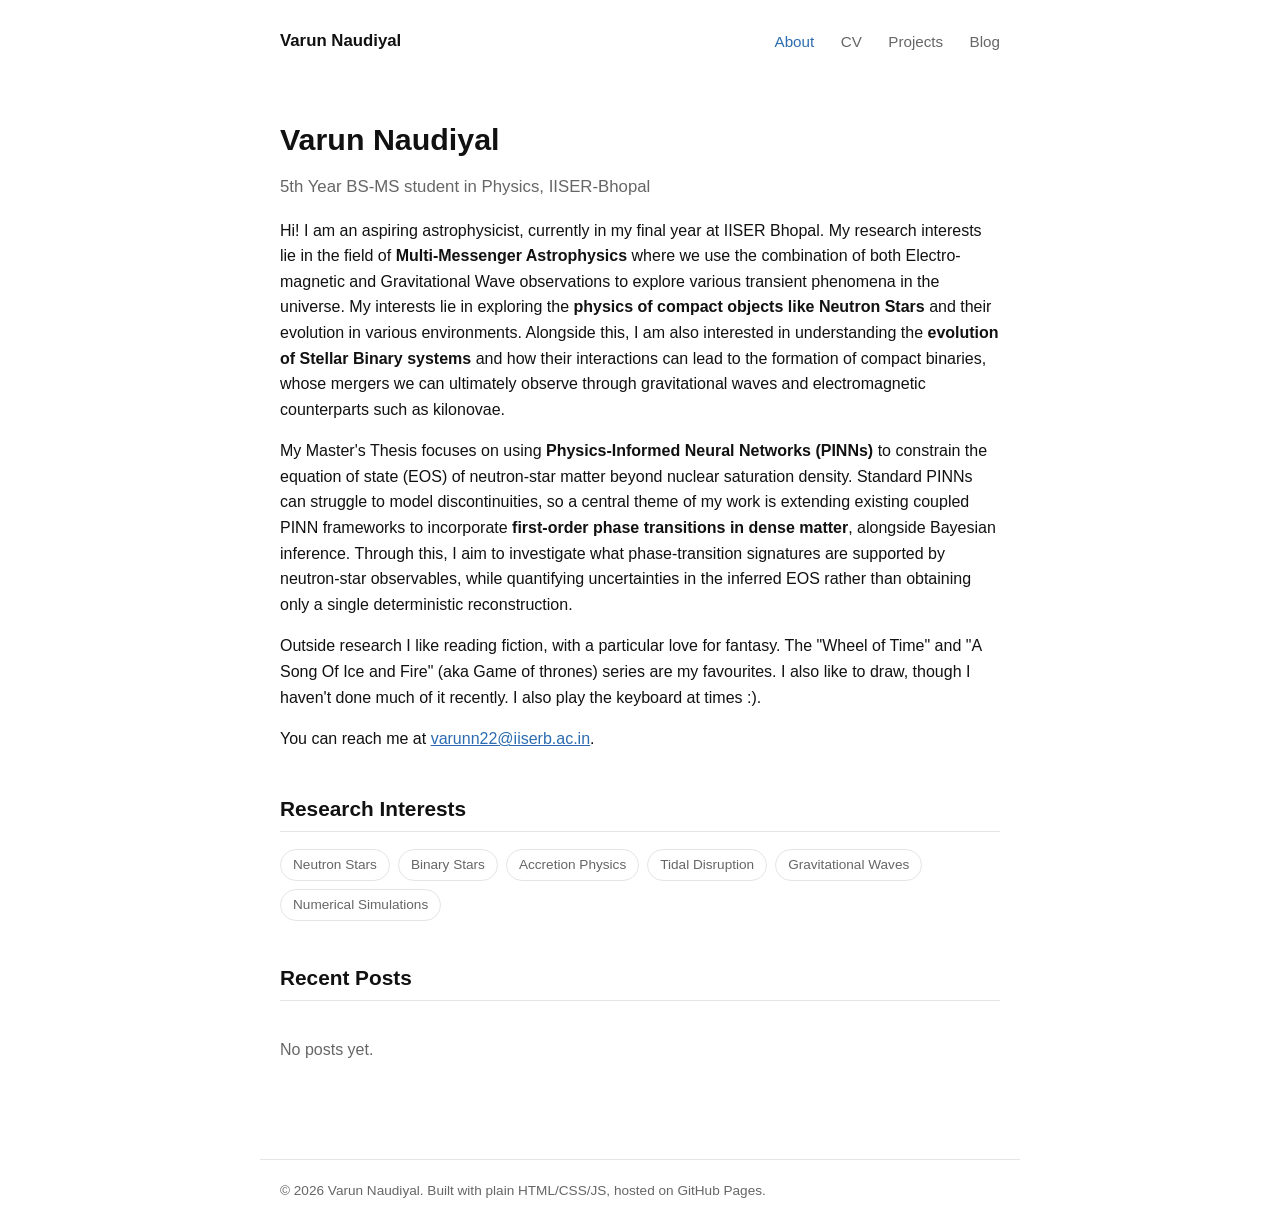
<file: index.html>
<!DOCTYPE html>
<html lang="en">
<head>
<meta charset="UTF-8">
<meta name="viewport" content="width=device-width, initial-scale=1.0">
<title>Varun Naudiyal — Researcher</title>
<link rel="stylesheet" href="assets/style.css">
</head>
<body>

<nav>
  <a href="index.html" class="brand">Varun Naudiyal</a>
  <div class="links">
    <a href="index.html" class="active">About</a>
    <a href="cv.html">CV</a>
    <a href="projects.html">Projects</a>
    <a href="blog.html">Blog</a>
  </div>
</nav>

<main>
  <h1>Varun Naudiyal</h1>
  <p class="tagline">5th Year BS-MS student in Physics, IISER-Bhopal</p>

  <p>
    Hi! I am an aspiring astrophysicist, currently in my final year at IISER Bhopal. My research interests lie in the field of <b>Multi-Messenger Astrophysics</b> where we use the combination of both Electro- magnetic and Gravitational Wave observations to explore various transient phenomena in the universe. My interests lie in exploring the <b>physics of compact objects like Neutron Stars</b> and their evolution in various environments. Alongside this, I am also interested in understanding the <b>evolution of Stellar Binary systems</b> and how their interactions can lead to the formation of compact binaries, whose mergers we can ultimately observe through gravitational waves and electromagnetic counterparts such as kilonovae.
  <p>  
    My Master's Thesis focuses on using <b>Physics-Informed Neural Networks (PINNs)</b> to constrain the equation of state (EOS) of neutron-star matter beyond nuclear saturation density. Standard PINNs can struggle to model discontinuities, so a central theme of my work is extending existing coupled PINN frameworks to incorporate <b>first-order phase transitions in dense matter</b>, alongside Bayesian inference. Through this, I aim to investigate what phase-transition signatures are supported by neutron-star observables, while quantifying uncertainties in the inferred EOS rather than obtaining only a single deterministic reconstruction.
  </p>
  
  <p>
    Outside research I like reading fiction, with a particular love for fantasy. The "Wheel of Time" and "A Song Of Ice and Fire" (aka Game of thrones) series are my favourites. I also like to draw, though I haven't done much of it recently. I also play the keyboard at times :). 
  </p>
  
  <p>
  You can reach me at <a href="mailto:varunn2@iiserb.ac.in">varunn22@iiserb.ac.in</a>.
  </p>

  <h2>Research Interests</h2>
  <div class="pill-row">
    <span class="pill">Neutron Stars</span>
    <span class="pill">Binary Stars</span>
    <span class="pill">Accretion Physics</span>
    <span class="pill">Tidal Disruption</span>
    <span class="pill">Gravitational Waves</span>
    <span class="pill">Numerical Simulations</span>
  </div>

  <p>
  </p>

  <h2>Recent Posts</h2>
  <div class="card-list" id="recent-posts">
    <!-- filled by JS from posts-index.json -->
  </div>
</main>

<footer>
  © <span id="year"></span> Varun Naudiyal. Built with plain HTML/CSS/JS, hosted on GitHub Pages.
</footer>

<script>
  document.getElementById('year').textContent = new Date().getFullYear();

  fetch('posts-index.json')
    .then(r => r.json())
    .then(posts => {
      const sorted = posts.sort((a, b) => new Date(b.date) - new Date(a.date)).slice(0, 3);
      const container = document.getElementById('recent-posts');
      if (sorted.length === 0) {
        container.innerHTML = '<p style="color:var(--muted)">No posts yet.</p>';
        return;
      }
      container.innerHTML = sorted.map(p => `
        <div class="card">
          <div class="meta">${p.date}</div>
          <h3><a href="post.html?slug=${p.slug}">${p.title}</a></h3>
          <p>${p.summary || ''}</p>
        </div>
      `).join('');
    });
</script>

</body>
</html>
</file>
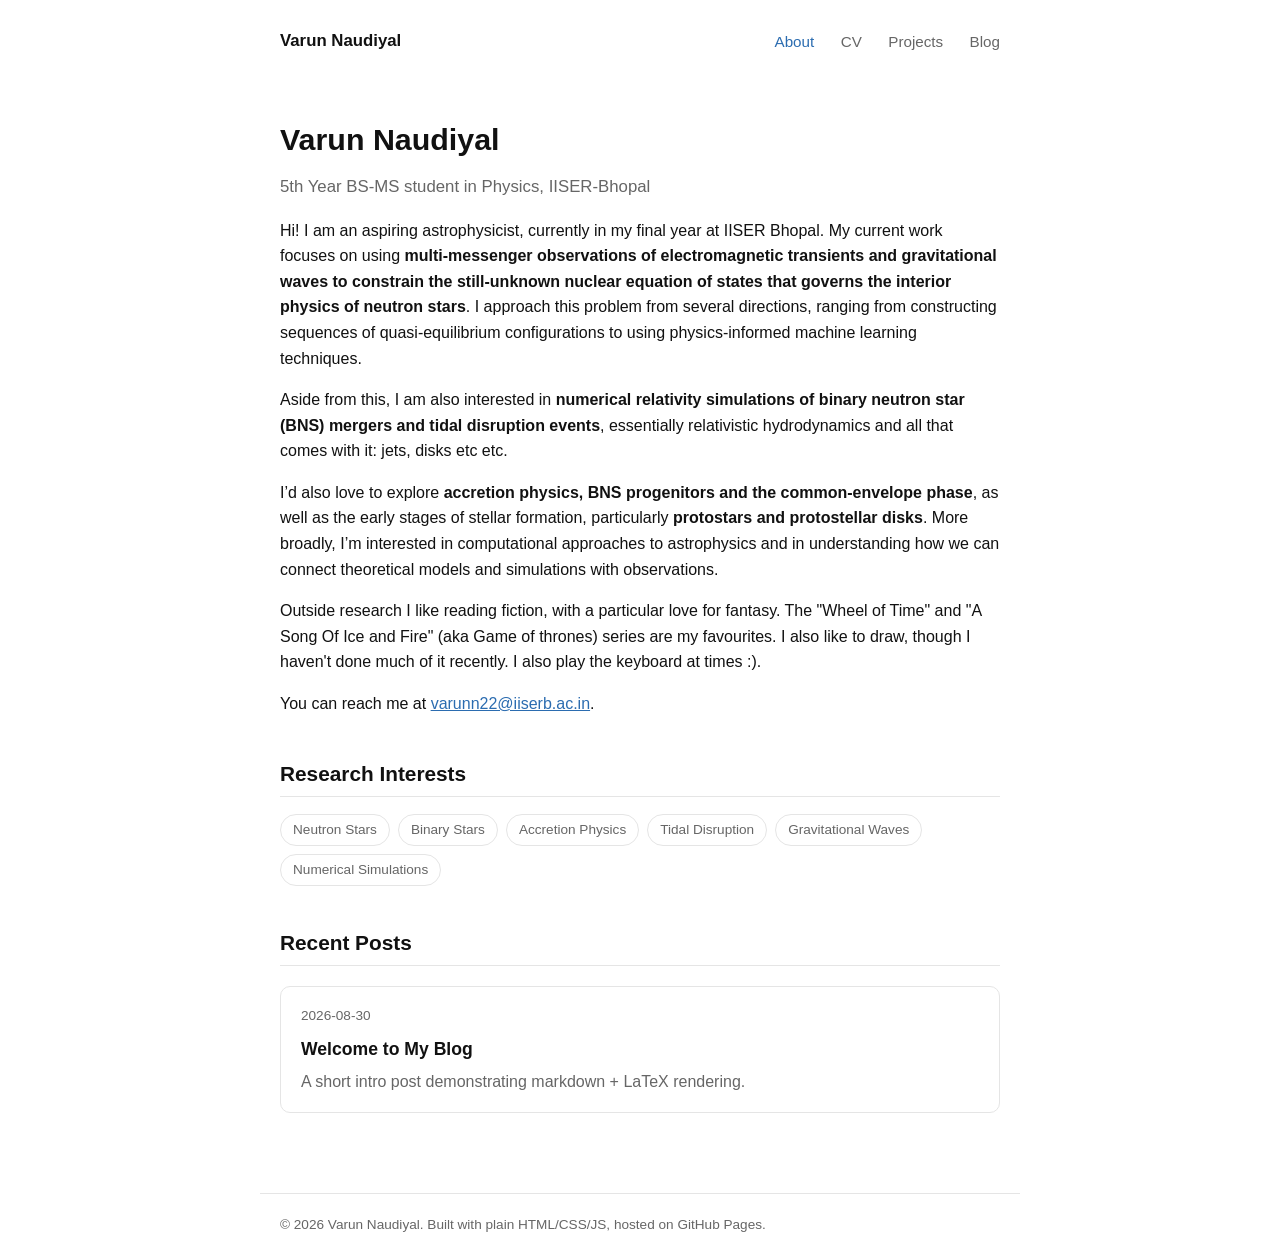
<file: site/index.html>
<!DOCTYPE html>
<html lang="en">
<head>
<meta charset="UTF-8">
<meta name="viewport" content="width=device-width, initial-scale=1.0">
<title>Varun Naudiyal — Researcher</title>
<link rel="stylesheet" href="assets/style.css">
</head>
<body>

<nav>
  <a href="index.html" class="brand">Varun Naudiyal</a>
  <div class="links">
    <a href="index.html" class="active">About</a>
    <a href="cv.html">CV</a>
    <a href="projects.html">Projects</a>
    <a href="blog.html">Blog</a>
  </div>
</nav>

<main>
  <h1>Varun Naudiyal</h1>
  <p class="tagline">5th Year BS-MS student in Physics, IISER-Bhopal</p>

  <p>
    Hi! I am an aspiring astrophysicist, currently in my final year at IISER Bhopal. 
    
    My current work focuses on using <b>multi-messenger observations of electromagnetic transients and gravitational waves to constrain the still-unknown nuclear equation of states that governs the interior physics of neutron stars</b>. I approach this problem from several directions, ranging from constructing sequences of quasi-equilibrium configurations to using physics-informed machine learning techniques. 
  </p>
  
  <p>
    Aside from this, I am also interested in <b>numerical relativity simulations of binary neutron star (BNS) mergers and tidal disruption events</b>, essentially relativistic hydrodynamics and all that comes with it: jets, disks etc etc. 
  </p>
  
  <p>
  I’d also love to explore <b>accretion physics, BNS progenitors and the common-envelope phase</b>, as well as the early stages of stellar formation, particularly <b>protostars and protostellar disks</b>. More broadly, I’m interested in computational approaches to astrophysics and in understanding how we can connect theoretical models and simulations with observations.
  </p>
  
  <p>
    Outside research I like reading fiction, with a particular love for fantasy. The "Wheel of Time" and "A Song Of Ice and Fire" (aka Game of thrones) series are my favourites. I also like to draw, though I haven't done much of it recently. I also play the keyboard at times :). 
  </p>
  
  <p>
  You can reach me at <a href="mailto:varunn2@iiserb.ac.in">varunn22@iiserb.ac.in</a>.
  </p>

  <h2>Research Interests</h2>
  <div class="pill-row">
    <span class="pill">Neutron Stars</span>
    <span class="pill">Binary Stars</span>
    <span class="pill">Accretion Physics</span>
    <span class="pill">Tidal Disruption</span>
    <span class="pill">Gravitational Waves</span>
    <span class="pill">Numerical Simulations</span>
  </div>

  <p>
  </p>

  <h2>Recent Posts</h2>
  <div class="card-list" id="recent-posts">
    <!-- filled by JS from posts-index.json -->
  </div>
</main>

<footer>
  © <span id="year"></span> Varun Naudiyal. Built with plain HTML/CSS/JS, hosted on GitHub Pages.
</footer>

<script>
  document.getElementById('year').textContent = new Date().getFullYear();

  fetch('posts-index.json')
    .then(r => r.json())
    .then(posts => {
      const sorted = posts.sort((a, b) => new Date(b.date) - new Date(a.date)).slice(0, 3);
      const container = document.getElementById('recent-posts');
      if (sorted.length === 0) {
        container.innerHTML = '<p style="color:var(--muted)">No posts yet.</p>';
        return;
      }
      container.innerHTML = sorted.map(p => `
        <div class="card">
          <div class="meta">${p.date}</div>
          <h3><a href="post.html?slug=${p.slug}">${p.title}</a></h3>
          <p>${p.summary || ''}</p>
        </div>
      `).join('');
    });
</script>

</body>
</html>
</file>
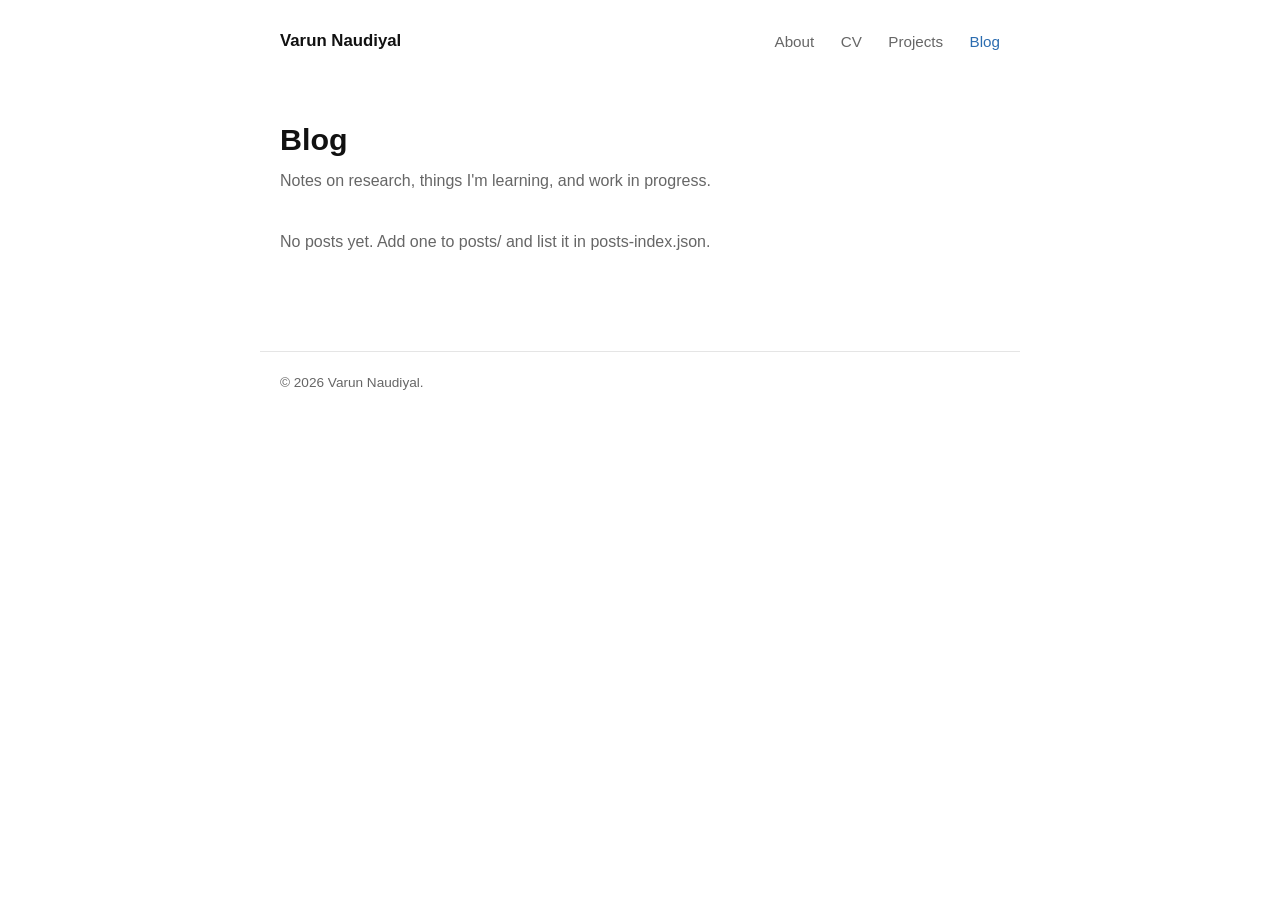
<file: blog.html>
<!DOCTYPE html>
<html lang="en">
<head>
<meta charset="UTF-8">
<meta name="viewport" content="width=device-width, initial-scale=1.0">
<title>Blog — Varun Naudiyal</title>
<link rel="stylesheet" href="assets/style.css">
</head>
<body>

<nav>
  <a href="index.html" class="brand">Varun Naudiyal</a>
  <div class="links">
    <a href="index.html">About</a>
    <a href="cv.html">CV</a>
    <a href="projects.html">Projects</a>
    <a href="blog.html" class="active">Blog</a>
  </div>
</nav>

<main>
  <h1>Blog</h1>
  <p class="subtitle">Notes on research, things I'm learning, and work in progress.</p>

  <div class="card-list" id="post-list">
    <!-- filled by JS -->
  </div>
</main>

<footer>
  © <span id="year"></span> Varun Naudiyal.
</footer>

<script>
  document.getElementById('year').textContent = new Date().getFullYear();

  fetch('posts-index.json')
    .then(r => r.json())
    .then(posts => {
      const sorted = posts.sort((a, b) => new Date(b.date) - new Date(a.date));
      const container = document.getElementById('post-list');
      if (sorted.length === 0) {
        container.innerHTML = '<p style="color:var(--muted)">No posts yet. Add one to posts/ and list it in posts-index.json.</p>';
        return;
      }
      container.innerHTML = sorted.map(p => `
        <div class="card">
          <div class="meta">${p.date}${p.tags ? ' · ' + p.tags.join(', ') : ''}</div>
          <h3><a href="post.html?slug=${p.slug}">${p.title}</a></h3>
          <p>${p.summary || ''}</p>
        </div>
      `).join('');
    });
</script>

</body>
</html>
</file>
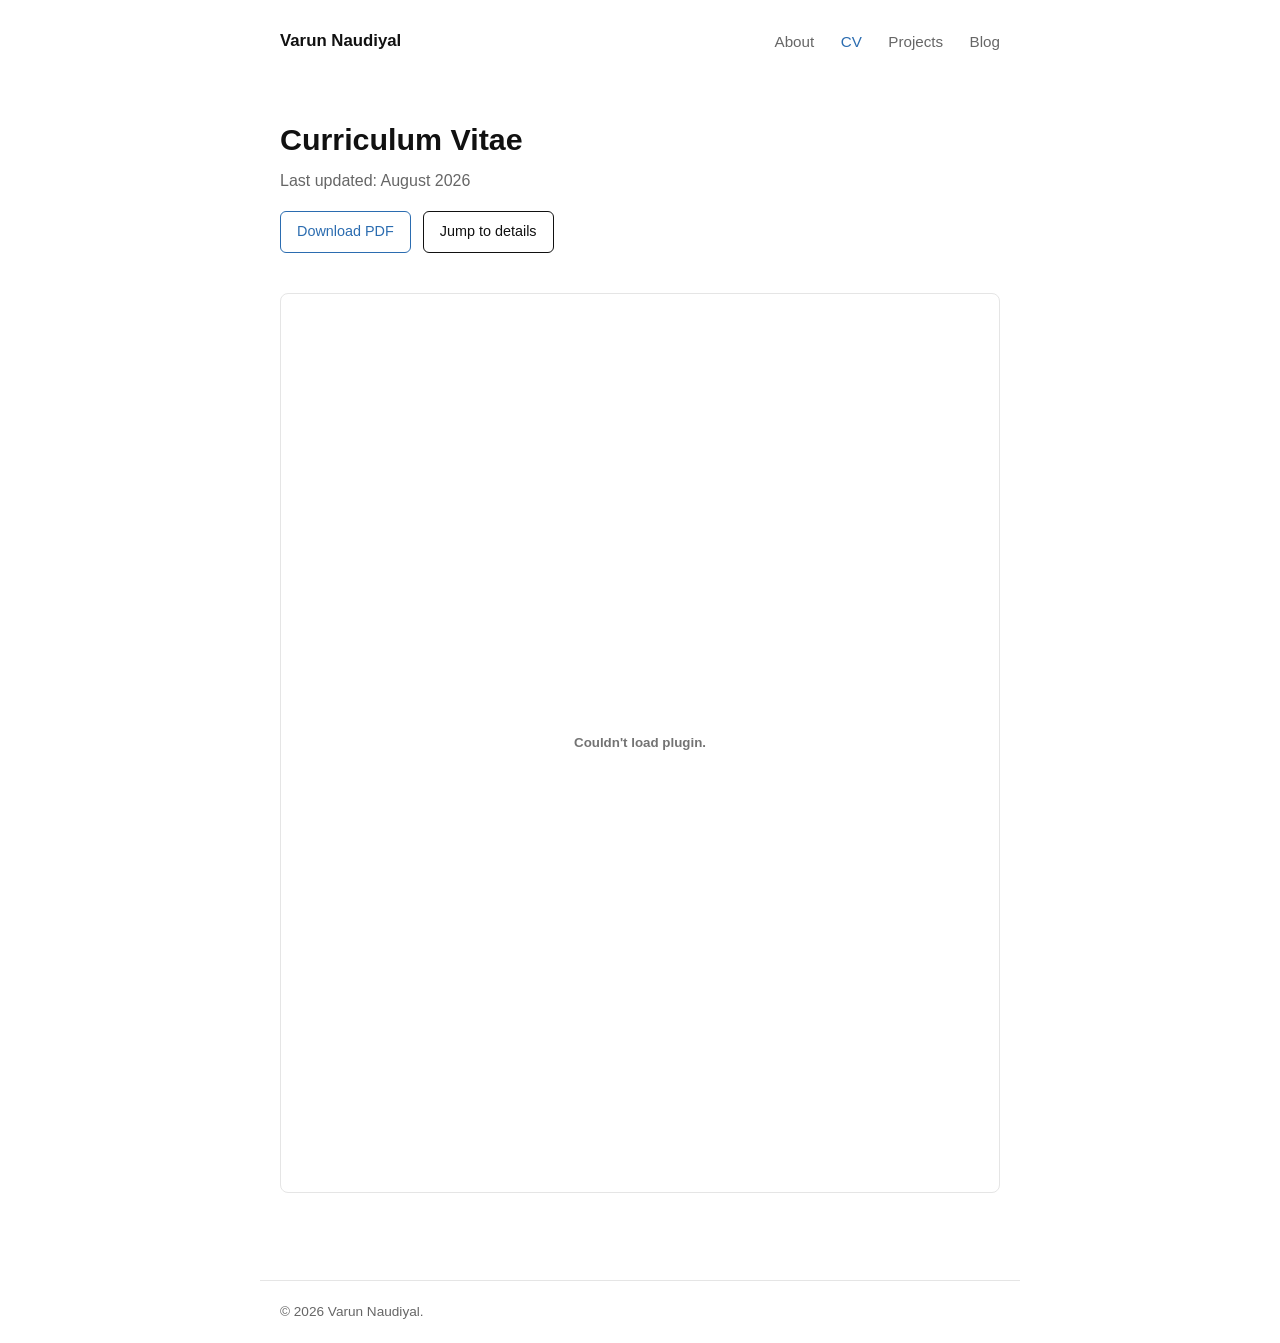
<file: cv.html>
<!DOCTYPE html>
<html lang="en">
<head>
<meta charset="UTF-8">
<meta name="viewport" content="width=device-width, initial-scale=1.0">
<title>CV — Varun Naudiyal</title>
<link rel="stylesheet" href="assets/style.css">
</head>
<body>

<nav>
  <a href="index.html" class="brand">Varun Naudiyal</a>
  <div class="links">
    <a href="index.html">About</a>
    <a href="cv.html" class="active">CV</a>
    <a href="projects.html">Projects</a>
    <a href="blog.html">Blog</a>
  </div>
</nav>

<main>
  <h1>Curriculum Vitae</h1>
  <p class="subtitle">Last updated: August 2026</p>

  <div class="cv-links">
    <a class="btn accent" href="cv/cv.pdf" target="_blank">Download PDF</a>
    <a class="btn" href="#education">Jump to details</a>
  </div>

  <embed src="cv/cv.pdf" type="application/pdf" class="pdf-embed">

</main>

<footer>
  © <span id="year"></span> Varun Naudiyal.
</footer>

<script>
  document.getElementById('year').textContent = new Date().getFullYear();
</script>

</body>
</html>
</file>
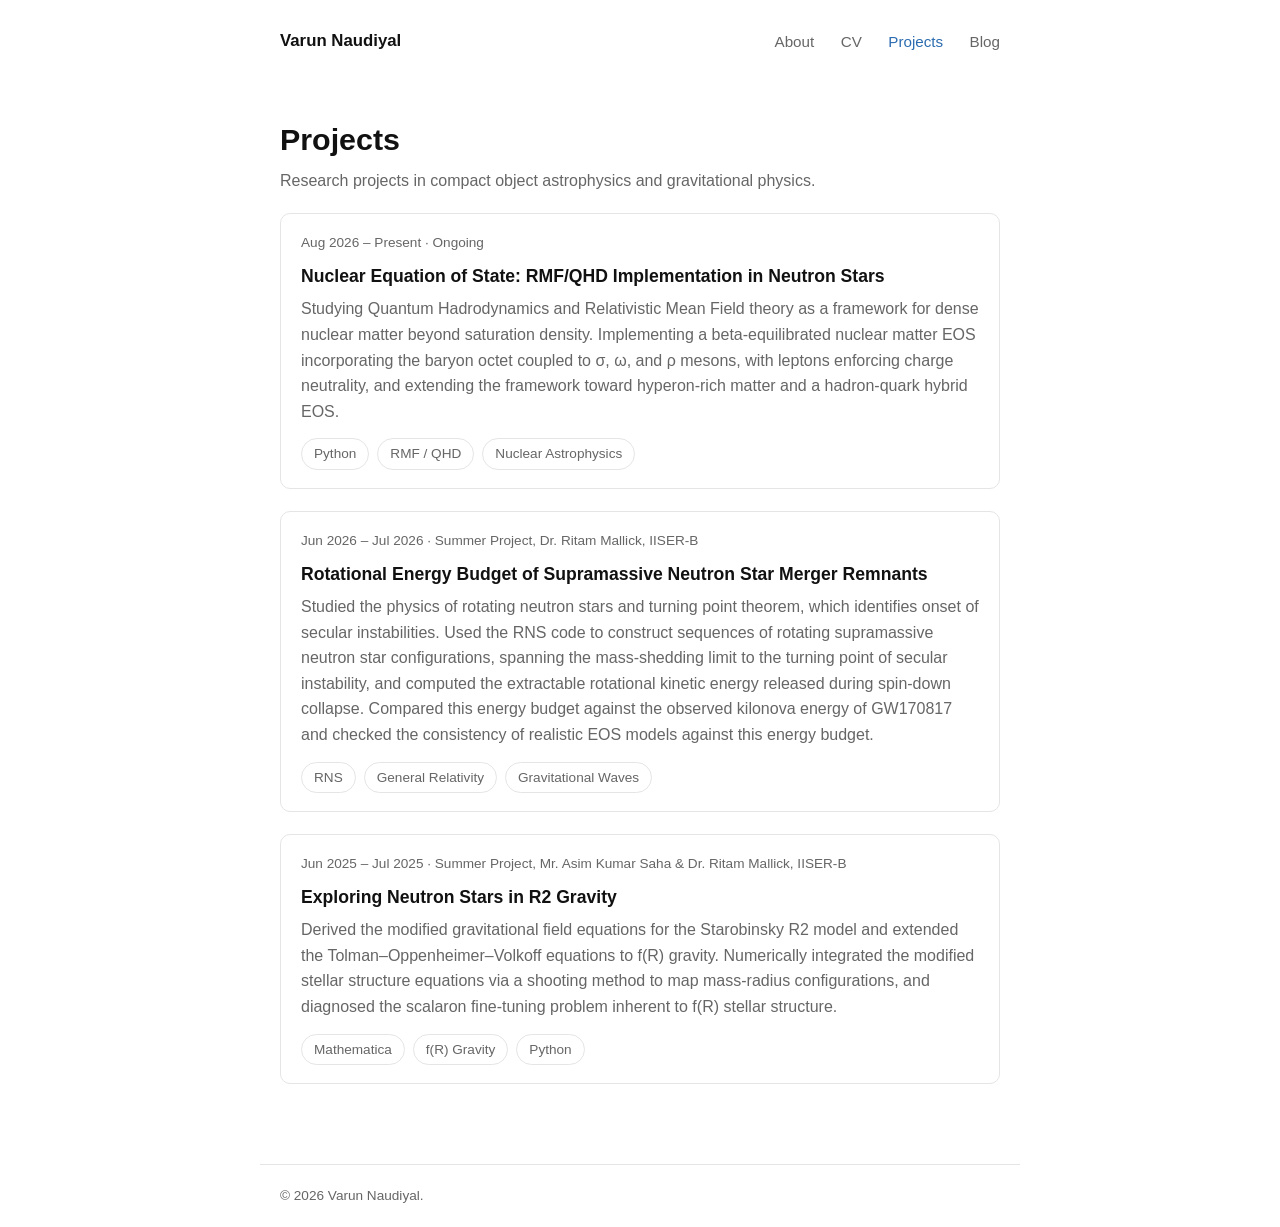
<file: projects.html>
<!DOCTYPE html>
<html lang="en">
<head>
<meta charset="UTF-8">
<meta name="viewport" content="width=device-width, initial-scale=1.0">
<title>Projects — Varun Naudiyal</title>
<link rel="stylesheet" href="assets/style.css">
</head>
<body>
<nav>
  <a href="index.html" class="brand">Varun Naudiyal</a>
  <div class="links">
    <a href="index.html">About</a>
    <a href="cv.html">CV</a>
    <a href="projects.html" class="active">Projects</a>
    <a href="blog.html">Blog</a>
  </div>
</nav>
<main>
  <h1>Projects</h1>
  <p class="subtitle">Research projects in compact object astrophysics and gravitational physics.</p>
  <div class="card-list">

    <div class="card">
      <div class="meta">Aug 2026 – Present · Ongoing</div>
      <h3><a href="#" target="_blank">Nuclear Equation of State: RMF/QHD Implementation in Neutron Stars</a></h3>
      <p>Studying Quantum Hadrodynamics and Relativistic Mean Field theory as a framework for dense nuclear
      matter beyond saturation density. Implementing a beta-equilibrated nuclear matter EOS incorporating the
      baryon octet coupled to σ, ω, and ρ mesons, with leptons enforcing charge neutrality, and extending the
      framework toward hyperon-rich matter and a hadron-quark hybrid EOS.</p>
      <div class="pill-row">
        <span class="pill">Python</span>
        <span class="pill">RMF / QHD</span>
        <span class="pill">Nuclear Astrophysics</span>
      </div>
    </div>

    <div class="card">
      <div class="meta">Jun 2026 – Jul 2026 · Summer Project, Dr. Ritam Mallick, IISER-B</div>
      <h3><a href="#" target="_blank">Rotational Energy Budget of Supramassive Neutron Star Merger Remnants</a></h3>
      <p>Studied the physics of rotating neutron stars and turning point theorem, which identifies onset of secular instabilities. 
      Used the RNS code to construct sequences of rotating supramassive neutron star configurations, spanning
      the mass-shedding limit to the turning point of secular instability, and computed the extractable rotational
      kinetic energy released during spin-down collapse. Compared this energy budget against the observed
      kilonova energy of GW170817 and checked the consistency of realistic EOS models against this energy budget.</p>
      <div class="pill-row">
        <span class="pill">RNS</span>
        <span class="pill">General Relativity</span>
        <span class="pill">Gravitational Waves</span>
      </div>
    </div>

    <div class="card">
      <div class="meta">Jun 2025 – Jul 2025 · Summer Project, Mr. Asim Kumar Saha &amp; Dr. Ritam Mallick, IISER-B</div>
      <h3><a href="#" target="_blank">Exploring Neutron Stars in R2 Gravity</a></h3>
      <p>Derived the modified gravitational field equations for the Starobinsky R2 model and extended the
      Tolman–Oppenheimer–Volkoff equations to f(R) gravity. Numerically integrated the modified stellar structure
      equations via a shooting method to map mass-radius configurations, and diagnosed the scalaron fine-tuning
      problem inherent to f(R) stellar structure.</p>
      <div class="pill-row">
        <span class="pill">Mathematica</span>
        <span class="pill">f(R) Gravity</span>
        <span class="pill">Python</span>
      </div>
    </div>

  </div>
</main>
<footer>
  © <span id="year"></span> Varun Naudiyal.
</footer>
<script>document.getElementById('year').textContent = new Date().getFullYear();</script>
</body>
</html>
</file>
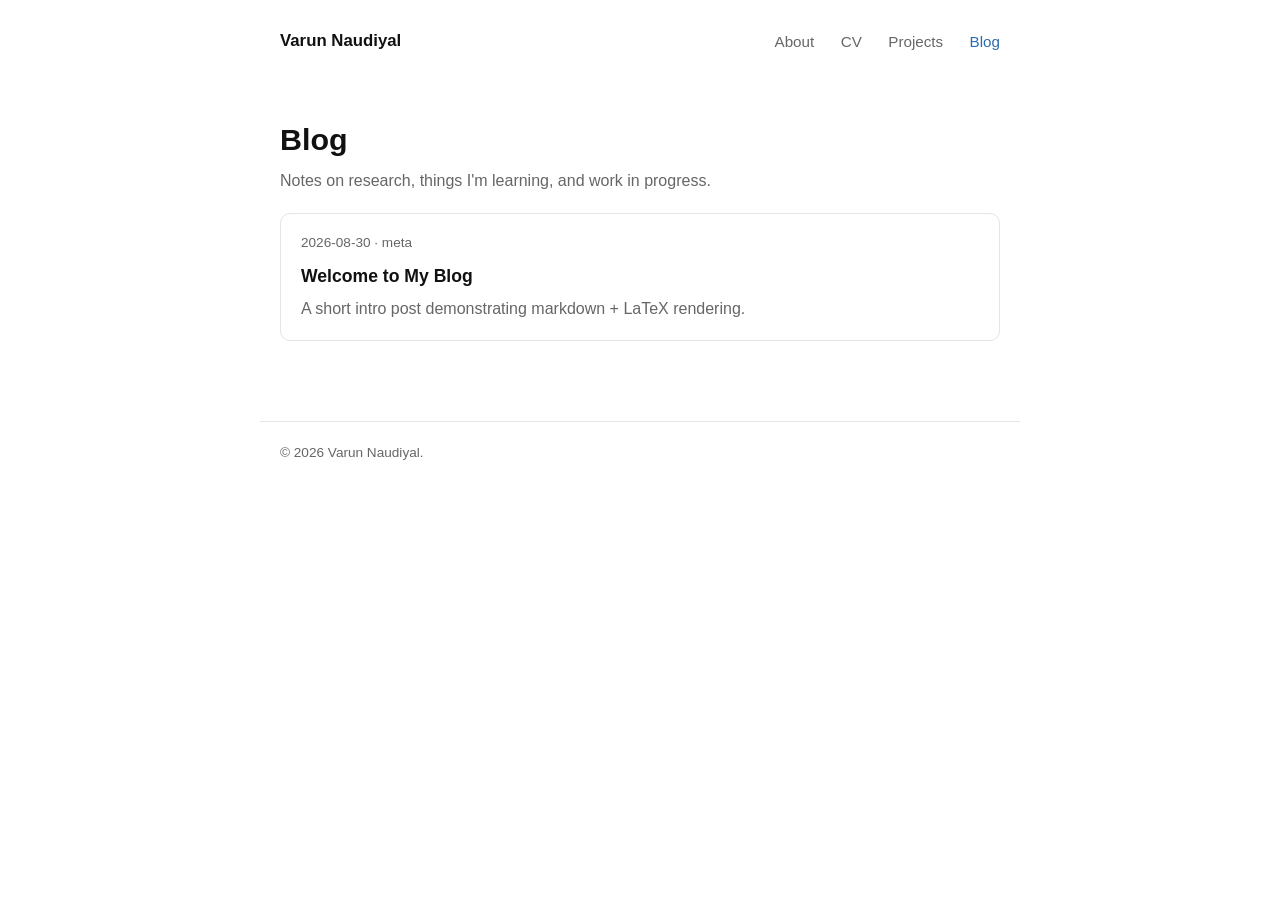
<file: site/blog.html>
<!DOCTYPE html>
<html lang="en">
<head>
<meta charset="UTF-8">
<meta name="viewport" content="width=device-width, initial-scale=1.0">
<title>Blog — Your Name</title>
<link rel="stylesheet" href="assets/style.css">
</head>
<body>

<nav>
  <a href="index.html" class="brand">Varun Naudiyal</a>
  <div class="links">
    <a href="index.html">About</a>
    <a href="cv.html">CV</a>
    <a href="projects.html">Projects</a>
    <a href="blog.html" class="active">Blog</a>
  </div>
</nav>

<main>
  <h1>Blog</h1>
  <p class="subtitle">Notes on research, things I'm learning, and work in progress.</p>

  <div class="card-list" id="post-list">
    <!-- filled by JS -->
  </div>
</main>

<footer>
  © <span id="year"></span> Varun Naudiyal.
</footer>

<script>
  document.getElementById('year').textContent = new Date().getFullYear();

  fetch('posts-index.json')
    .then(r => r.json())
    .then(posts => {
      const sorted = posts.sort((a, b) => new Date(b.date) - new Date(a.date));
      const container = document.getElementById('post-list');
      if (sorted.length === 0) {
        container.innerHTML = '<p style="color:var(--muted)">No posts yet. Add one to posts/ and list it in posts-index.json.</p>';
        return;
      }
      container.innerHTML = sorted.map(p => `
        <div class="card">
          <div class="meta">${p.date}${p.tags ? ' · ' + p.tags.join(', ') : ''}</div>
          <h3><a href="post.html?slug=${p.slug}">${p.title}</a></h3>
          <p>${p.summary || ''}</p>
        </div>
      `).join('');
    });
</script>

</body>
</html>
</file>
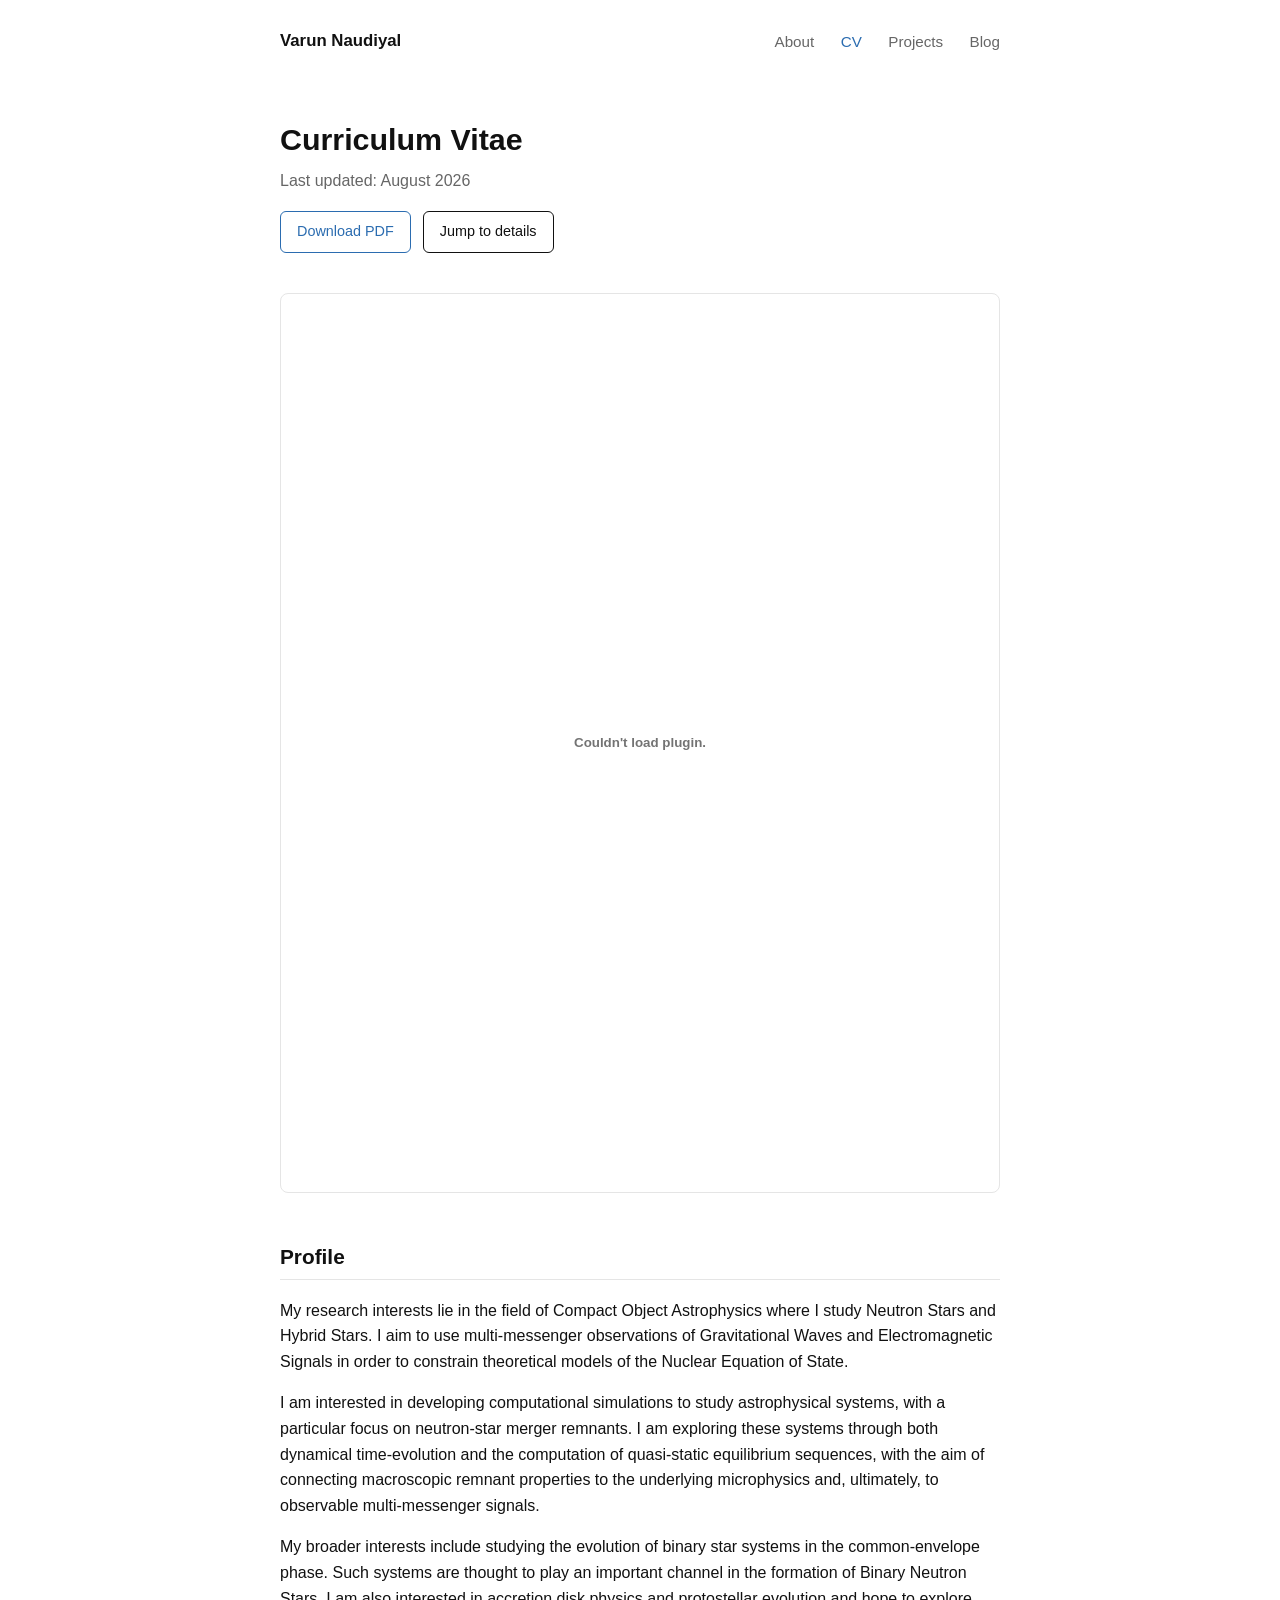
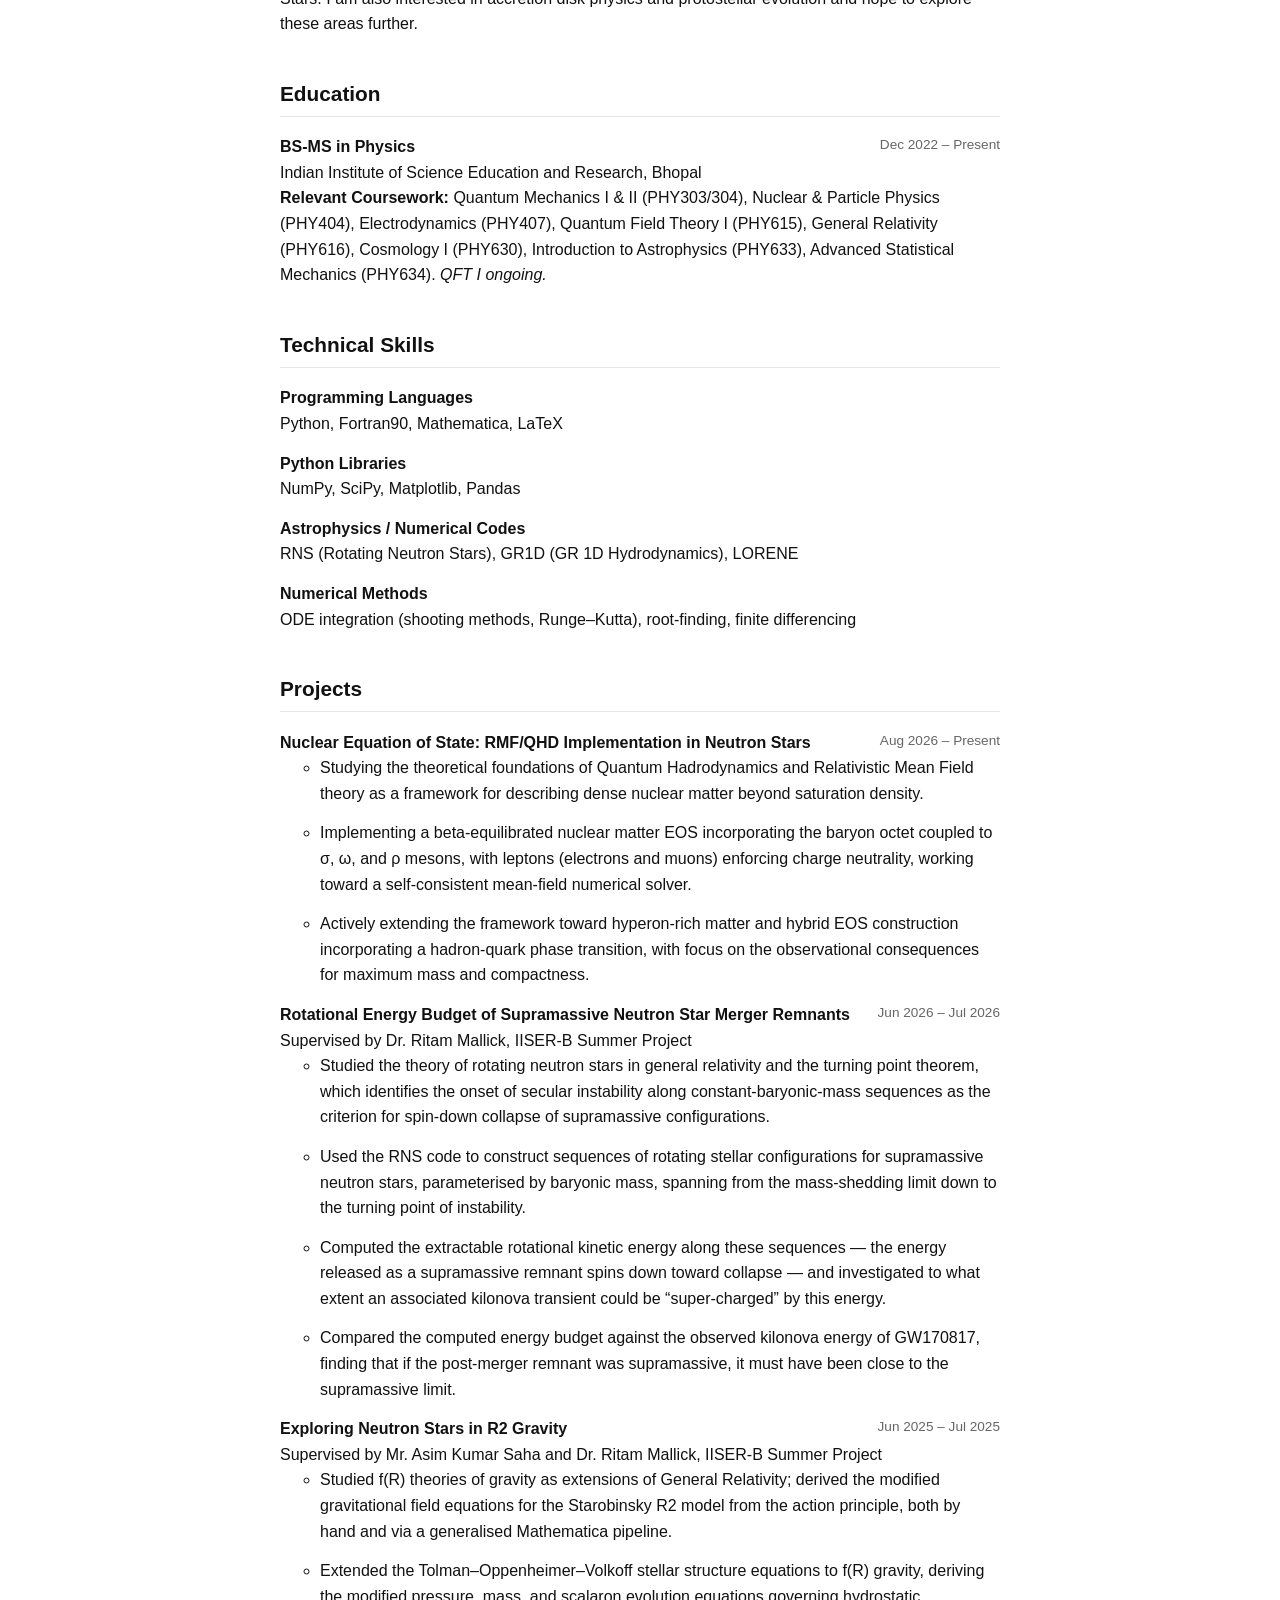
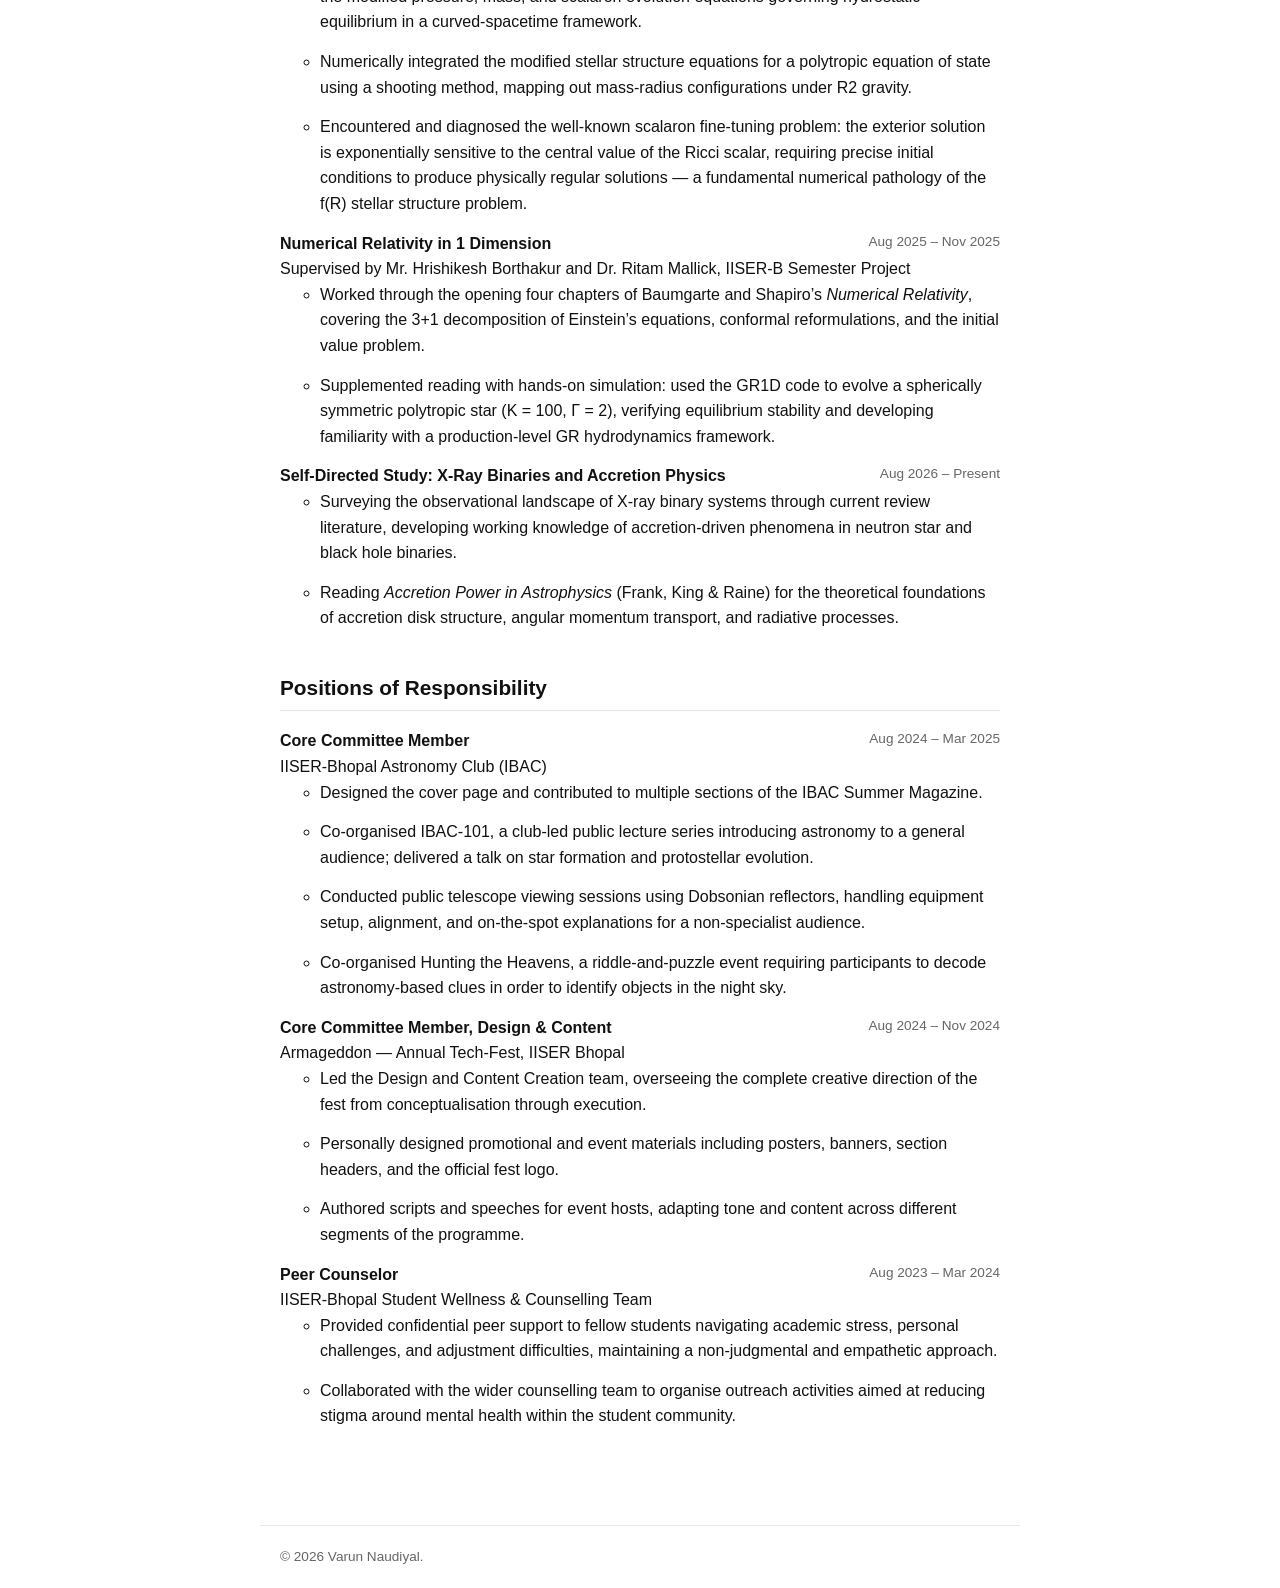
<file: site/cv.html>
<!DOCTYPE html>
<html lang="en">
<head>
<meta charset="UTF-8">
<meta name="viewport" content="width=device-width, initial-scale=1.0">
<title>CV — Varun Naudiyal</title>
<link rel="stylesheet" href="assets/style.css">
</head>
<body>

<nav>
  <a href="index.html" class="brand">Varun Naudiyal</a>
  <div class="links">
    <a href="index.html">About</a>
    <a href="cv.html" class="active">CV</a>
    <a href="projects.html">Projects</a>
    <a href="blog.html">Blog</a>
  </div>
</nav>

<main>
  <h1>Curriculum Vitae</h1>
  <p class="subtitle">Last updated: August 2026</p>

  <div class="cv-links">
    <a class="btn accent" href="cv/cv.pdf" target="_blank">Download PDF</a>
    <a class="btn" href="#education">Jump to details</a>
  </div>

  <embed src="cv/cv.pdf" type="application/pdf" class="pdf-embed">

  <h2 id="profile">Profile</h2>
  <p>
    My research interests lie in the field of Compact Object Astrophysics where I study
    Neutron Stars and Hybrid Stars. I aim to use multi-messenger observations of
    Gravitational Waves and Electromagnetic Signals in order to constrain theoretical
    models of the Nuclear Equation of State.
  </p>
  <p>
    I am interested in developing computational simulations to study astrophysical
    systems, with a particular focus on neutron-star merger remnants. I am exploring
    these systems through both dynamical time-evolution and the computation of
    quasi-static equilibrium sequences, with the aim of connecting macroscopic remnant
    properties to the underlying microphysics and, ultimately, to observable
    multi-messenger signals.
  </p>
  <p>
    My broader interests include studying the evolution of binary star systems in the
    common-envelope phase. Such systems are thought to play an important channel in
    the formation of Binary Neutron Stars. I am also interested in accretion disk
    physics and protostellar evolution and hope to explore these areas further.
  </p>

  <h2 id="education">Education</h2>
  <ul class="entry-list">
    <li>
      <span class="when">Dec 2022 – Present</span>
      <div class="role">BS-MS in Physics</div>
      <div>Indian Institute of Science Education and Research, Bhopal</div>
      <div>
        <strong>Relevant Coursework:</strong>
        Quantum Mechanics I & II (PHY303/304),
        Nuclear & Particle Physics (PHY404),
        Electrodynamics (PHY407),
        Quantum Field Theory I (PHY615),
        General Relativity (PHY616),
        Cosmology I (PHY630),
        Introduction to Astrophysics (PHY633),
        Advanced Statistical Mechanics (PHY634).
        <em>QFT I ongoing.</em>
      </div>
    </li>
  </ul>

  <h2>Technical Skills</h2>

  <ul class="entry-list">
    <li>
      <div class="role">Programming Languages</div>
      <div>Python, Fortran90, Mathematica, LaTeX</div>
    </li>

    <li>
      <div class="role">Python Libraries</div>
      <div>NumPy, SciPy, Matplotlib, Pandas</div>
    </li>

    <li>
      <div class="role">Astrophysics / Numerical Codes</div>
      <div>RNS (Rotating Neutron Stars), GR1D (GR 1D Hydrodynamics), LORENE</div>
    </li>

    <li>
      <div class="role">Numerical Methods</div>
      <div>ODE integration (shooting methods, Runge–Kutta), root-finding, finite differencing</div>
    </li>
  </ul>

  <h2 id="projects">Projects</h2>
  <ul class="entry-list">

    <li>
      <span class="when">Aug 2026 – Present</span>
      <div class="role">Nuclear Equation of State: RMF/QHD Implementation in Neutron Stars</div>
      <div>
        <ul>
          <li>
            Studying the theoretical foundations of Quantum Hadrodynamics and
            Relativistic Mean Field theory as a framework for describing dense nuclear
            matter beyond saturation density.
          </li>
          <li>
            Implementing a beta-equilibrated nuclear matter EOS incorporating the
            baryon octet coupled to σ, ω, and ρ mesons, with leptons (electrons and
            muons) enforcing charge neutrality, working toward a self-consistent
            mean-field numerical solver.
          </li>
          <li>
            Actively extending the framework toward hyperon-rich matter and hybrid EOS
            construction incorporating a hadron-quark phase transition, with focus on
            the observational consequences for maximum mass and compactness.
          </li>
        </ul>
      </div>
    </li>

    <li>
      <span class="when">Jun 2026 – Jul 2026</span>
      <div class="role">Rotational Energy Budget of Supramassive Neutron Star Merger Remnants</div>
      <div>Supervised by Dr. Ritam Mallick, IISER-B Summer Project</div>
      <div>
        <ul>
          <li>
            Studied the theory of rotating neutron stars in general relativity and the
            turning point theorem, which identifies the onset of secular instability
            along constant-baryonic-mass sequences as the criterion for spin-down
            collapse of supramassive configurations.
          </li>
          <li>
            Used the RNS code to construct sequences of rotating stellar configurations
            for supramassive neutron stars, parameterised by baryonic mass, spanning
            from the mass-shedding limit down to the turning point of instability.
          </li>
          <li>
            Computed the extractable rotational kinetic energy along these sequences —
            the energy released as a supramassive remnant spins down toward collapse —
            and investigated to what extent an associated kilonova transient could be
            “super-charged” by this energy.
          </li>
          <li>
            Compared the computed energy budget against the observed kilonova energy
            of GW170817, finding that if the post-merger remnant was supramassive, it
            must have been close to the supramassive limit.
          </li>
        </ul>
      </div>
    </li>

    <li>
      <span class="when">Jun 2025 – Jul 2025</span>
      <div class="role">Exploring Neutron Stars in R2 Gravity</div>
      <div>Supervised by Mr. Asim Kumar Saha and Dr. Ritam Mallick, IISER-B Summer Project</div>
      <div>
        <ul>
          <li>
            Studied f(R) theories of gravity as extensions of General Relativity;
            derived the modified gravitational field equations for the Starobinsky R2
            model from the action principle, both by hand and via a generalised
            Mathematica pipeline.
          </li>
          <li>
            Extended the Tolman–Oppenheimer–Volkoff stellar structure equations to
            f(R) gravity, deriving the modified pressure, mass, and scalaron evolution
            equations governing hydrostatic equilibrium in a curved-spacetime
            framework.
          </li>
          <li>
            Numerically integrated the modified stellar structure equations for a
            polytropic equation of state using a shooting method, mapping out
            mass-radius configurations under R2 gravity.
          </li>
          <li>
            Encountered and diagnosed the well-known scalaron fine-tuning problem:
            the exterior solution is exponentially sensitive to the central value of
            the Ricci scalar, requiring precise initial conditions to produce
            physically regular solutions — a fundamental numerical pathology of the
            f(R) stellar structure problem.
          </li>
        </ul>
      </div>
    </li>

    <li>
      <span class="when">Aug 2025 – Nov 2025</span>
      <div class="role">Numerical Relativity in 1 Dimension</div>
      <div>Supervised by Mr. Hrishikesh Borthakur and Dr. Ritam Mallick, IISER-B Semester Project</div>
      <div>
        <ul>
          <li>
            Worked through the opening four chapters of Baumgarte and Shapiro’s
            <em>Numerical Relativity</em>, covering the 3+1 decomposition of Einstein’s
            equations, conformal reformulations, and the initial value problem.
          </li>
          <li>
            Supplemented reading with hands-on simulation: used the GR1D code to
            evolve a spherically symmetric polytropic star (K = 100, Γ = 2), verifying
            equilibrium stability and developing familiarity with a production-level
            GR hydrodynamics framework.
          </li>
        </ul>
      </div>
    </li>

    <li>
      <span class="when">Aug 2026 – Present</span>
      <div class="role">Self-Directed Study: X-Ray Binaries and Accretion Physics</div>
      <div>
        <ul>
          <li>
            Surveying the observational landscape of X-ray binary systems through
            current review literature, developing working knowledge of
            accretion-driven phenomena in neutron star and black hole binaries.
          </li>
          <li>
            Reading <em>Accretion Power in Astrophysics</em> (Frank, King & Raine) for
            the theoretical foundations of accretion disk structure, angular momentum
            transport, and radiative processes.
          </li>
        </ul>
      </div>
    </li>

  </ul>

  <h2>Positions of Responsibility</h2>
  <ul class="entry-list">

    <li>
      <span class="when">Aug 2024 – Mar 2025</span>
      <div class="role">Core Committee Member</div>
      <div>IISER-Bhopal Astronomy Club (IBAC)</div>
      <div>
        <ul>
          <li>
            Designed the cover page and contributed to multiple sections of the IBAC
            Summer Magazine.
          </li>
          <li>
            Co-organised IBAC-101, a club-led public lecture series introducing
            astronomy to a general audience; delivered a talk on star formation and
            protostellar evolution.
          </li>
          <li>
            Conducted public telescope viewing sessions using Dobsonian reflectors,
            handling equipment setup, alignment, and on-the-spot explanations for a
            non-specialist audience.
          </li>
          <li>
            Co-organised Hunting the Heavens, a riddle-and-puzzle event requiring
            participants to decode astronomy-based clues in order to identify objects
            in the night sky.
          </li>
        </ul>
      </div>
    </li>

    <li>
      <span class="when">Aug 2024 – Nov 2024</span>
      <div class="role">Core Committee Member, Design & Content</div>
      <div>Armageddon — Annual Tech-Fest, IISER Bhopal</div>
      <div>
        <ul>
          <li>
            Led the Design and Content Creation team, overseeing the complete creative
            direction of the fest from conceptualisation through execution.
          </li>
          <li>
            Personally designed promotional and event materials including posters,
            banners, section headers, and the official fest logo.
          </li>
          <li>
            Authored scripts and speeches for event hosts, adapting tone and content
            across different segments of the programme.
          </li>
        </ul>
      </div>
    </li>

    <li>
      <span class="when">Aug 2023 – Mar 2024</span>
      <div class="role">Peer Counselor</div>
      <div>IISER-Bhopal Student Wellness & Counselling Team</div>
      <div>
        <ul>
          <li>
            Provided confidential peer support to fellow students navigating academic
            stress, personal challenges, and adjustment difficulties, maintaining a
            non-judgmental and empathetic approach.
          </li>
          <li>
            Collaborated with the wider counselling team to organise outreach
            activities aimed at reducing stigma around mental health within the
            student community.
          </li>
        </ul>
      </div>
    </li>

  </ul>

</main>

<footer>
  © <span id="year"></span> Varun Naudiyal.
</footer>

<script>
  document.getElementById('year').textContent = new Date().getFullYear();
</script>

</body>
</html>
</file>
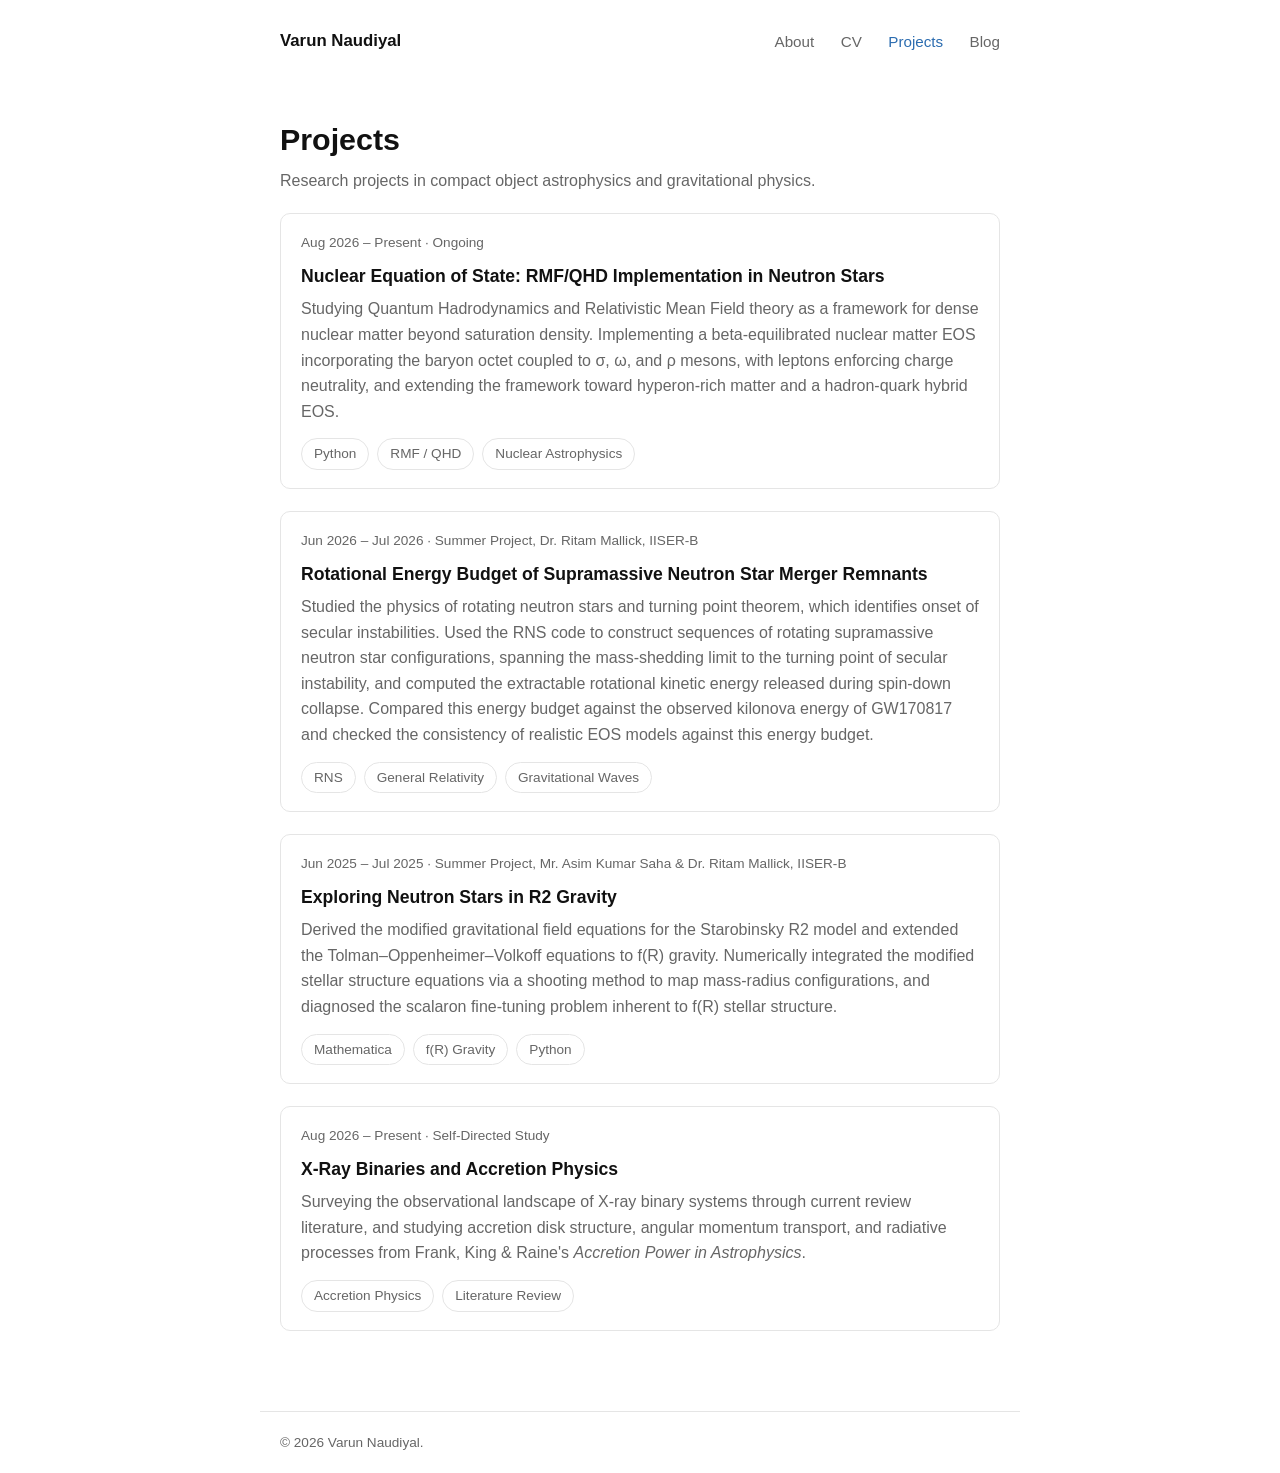
<file: site/projects.html>
<!DOCTYPE html>
<html lang="en">
<head>
<meta charset="UTF-8">
<meta name="viewport" content="width=device-width, initial-scale=1.0">
<title>Projects — Varun Naudiyal</title>
<link rel="stylesheet" href="assets/style.css">
</head>
<body>
<nav>
  <a href="index.html" class="brand">Varun Naudiyal</a>
  <div class="links">
    <a href="index.html">About</a>
    <a href="cv.html">CV</a>
    <a href="projects.html" class="active">Projects</a>
    <a href="blog.html">Blog</a>
  </div>
</nav>
<main>
  <h1>Projects</h1>
  <p class="subtitle">Research projects in compact object astrophysics and gravitational physics.</p>
  <div class="card-list">

    <div class="card">
      <div class="meta">Aug 2026 – Present · Ongoing</div>
      <h3><a href="#" target="_blank">Nuclear Equation of State: RMF/QHD Implementation in Neutron Stars</a></h3>
      <p>Studying Quantum Hadrodynamics and Relativistic Mean Field theory as a framework for dense nuclear
      matter beyond saturation density. Implementing a beta-equilibrated nuclear matter EOS incorporating the
      baryon octet coupled to σ, ω, and ρ mesons, with leptons enforcing charge neutrality, and extending the
      framework toward hyperon-rich matter and a hadron-quark hybrid EOS.</p>
      <div class="pill-row">
        <span class="pill">Python</span>
        <span class="pill">RMF / QHD</span>
        <span class="pill">Nuclear Astrophysics</span>
      </div>
    </div>

    <div class="card">
      <div class="meta">Jun 2026 – Jul 2026 · Summer Project, Dr. Ritam Mallick, IISER-B</div>
      <h3><a href="#" target="_blank">Rotational Energy Budget of Supramassive Neutron Star Merger Remnants</a></h3>
      <p>Studied the physics of rotating neutron stars and turning point theorem, which identifies onset of secular instabilities. 
      Used the RNS code to construct sequences of rotating supramassive neutron star configurations, spanning
      the mass-shedding limit to the turning point of secular instability, and computed the extractable rotational
      kinetic energy released during spin-down collapse. Compared this energy budget against the observed
      kilonova energy of GW170817 and checked the consistency of realistic EOS models against this energy budget.</p>
      <div class="pill-row">
        <span class="pill">RNS</span>
        <span class="pill">General Relativity</span>
        <span class="pill">Gravitational Waves</span>
      </div>
    </div>

    <div class="card">
      <div class="meta">Jun 2025 – Jul 2025 · Summer Project, Mr. Asim Kumar Saha &amp; Dr. Ritam Mallick, IISER-B</div>
      <h3><a href="#" target="_blank">Exploring Neutron Stars in R2 Gravity</a></h3>
      <p>Derived the modified gravitational field equations for the Starobinsky R2 model and extended the
      Tolman–Oppenheimer–Volkoff equations to f(R) gravity. Numerically integrated the modified stellar structure
      equations via a shooting method to map mass-radius configurations, and diagnosed the scalaron fine-tuning
      problem inherent to f(R) stellar structure.</p>
      <div class="pill-row">
        <span class="pill">Mathematica</span>
        <span class="pill">f(R) Gravity</span>
        <span class="pill">Python</span>
      </div>
    </div>

    <div class="card">
      <div class="meta">Aug 2026 – Present · Self-Directed Study</div>
      <h3><a href="#" target="_blank">X-Ray Binaries and Accretion Physics</a></h3>
      <p>Surveying the observational landscape of X-ray binary systems through current review literature, and
      studying accretion disk structure, angular momentum transport, and radiative processes from Frank, King &amp;
      Raine's <em>Accretion Power in Astrophysics</em>.</p>
      <div class="pill-row">
        <span class="pill">Accretion Physics</span>
        <span class="pill">Literature Review</span>
      </div>
    </div>

  </div>
</main>
<footer>
  © <span id="year"></span> Varun Naudiyal.
</footer>
<script>document.getElementById('year').textContent = new Date().getFullYear();</script>
</body>
</html>
</file>
<file: assets/style.css>
:root {
  --bg: #ffffff;
  --fg: #111111;
  --muted: #666666;
  --accent: #2b6cb0;
  --border: #e5e5e5;
  --maxw: 760px;
}

* { box-sizing: border-box; }

body {
  margin: 0;
  font-family: -apple-system, BlinkMacSystemFont, "Segoe UI", Helvetica, Arial, sans-serif;
  color: var(--fg);
  background: var(--bg);
  line-height: 1.6;
}

nav {
  display: flex;
  justify-content: space-between;
  align-items: center;
  max-width: var(--maxw);
  margin: 0 auto;
  padding: 28px 20px 20px;
}

nav .brand {
  font-weight: 700;
  font-size: 1.05rem;
  color: var(--fg);
  text-decoration: none;
}

nav .links a {
  color: var(--muted);
  text-decoration: none;
  margin-left: 22px;
  font-size: 0.95rem;
  transition: color 0.15s ease;
}

nav .links a:hover,
nav .links a.active {
  color: var(--accent);
}

main {
  max-width: var(--maxw);
  margin: 0 auto;
  padding: 20px 20px 80px;
}

h1 {
  font-size: 1.9rem;
  margin-bottom: 4px;
}

h2 {
  font-size: 1.3rem;
  margin-top: 40px;
  border-bottom: 1px solid var(--border);
  padding-bottom: 6px;
}

p.subtitle {
  color: var(--muted);
  margin-top: 0;
}

a { color: var(--accent); }

.tagline {
  color: var(--muted);
  font-size: 1.05rem;
  margin-top: 10px;
}

.pill-row {
  display: flex;
  flex-wrap: wrap;
  gap: 8px;
  margin-top: 14px;
}

.pill {
  border: 1px solid var(--border);
  border-radius: 999px;
  padding: 4px 12px;
  font-size: 0.85rem;
  color: var(--muted);
}

.card-list {
  display: flex;
  flex-direction: column;
  gap: 22px;
  margin-top: 20px;
}

.card {
  border: 1px solid var(--border);
  border-radius: 10px;
  padding: 18px 20px;
  transition: border-color 0.15s ease;
}

.card:hover {
  border-color: var(--accent);
}

.card h3 {
  margin: 0 0 6px;
  font-size: 1.1rem;
}

.card h3 a {
  color: var(--fg);
  text-decoration: none;
}

.card h3 a:hover {
  color: var(--accent);
}

.card .meta {
  color: var(--muted);
  font-size: 0.85rem;
  margin-bottom: 8px;
}

.card p {
  margin: 0;
  color: var(--muted);
}

footer {
  max-width: var(--maxw);
  margin: 0 auto;
  padding: 20px;
  color: var(--muted);
  font-size: 0.85rem;
  border-top: 1px solid var(--border);
}

.cv-links {
  display: flex;
  gap: 12px;
  margin: 18px 0 30px;
}

.btn {
  display: inline-block;
  border: 1px solid var(--fg);
  color: var(--fg);
  text-decoration: none;
  padding: 8px 16px;
  border-radius: 6px;
  font-size: 0.9rem;
}

.btn:hover {
  background: var(--fg);
  color: var(--bg);
}

.btn.accent {
  border-color: var(--accent);
  color: var(--accent);
}

.btn.accent:hover {
  background: var(--accent);
  color: #fff;
}

embed.pdf-embed {
  width: 100%;
  height: 900px;
  border: 1px solid var(--border);
  border-radius: 8px;
  margin-top: 10px;
}

table {
  border-collapse: collapse;
  width: 100%;
  margin: 16px 0;
}

th, td {
  border: 1px solid var(--border);
  padding: 8px 10px;
  text-align: left;
  font-size: 0.95rem;
}

ul.entry-list {
  list-style: none;
  padding: 0;
}

ul.entry-list li {
  margin-bottom: 14px;
}

ul.entry-list .role {
  font-weight: 600;
}

ul.entry-list .when {
  color: var(--muted);
  font-size: 0.85rem;
  float: right;
}

#content img { max-width: 100%; }

#content pre {
  background: #f6f6f6;
  padding: 14px;
  border-radius: 8px;
  overflow-x: auto;
}

#content code {
  background: #f6f6f6;
  padding: 2px 5px;
  border-radius: 4px;
  font-size: 0.9em;
}

#content blockquote {
  border-left: 3px solid var(--accent);
  margin: 0;
  padding-left: 16px;
  color: var(--muted);
}
</file>
<file: site/assets/style.css>
:root {
  --bg: #ffffff;
  --fg: #111111;
  --muted: #666666;
  --accent: #2b6cb0;
  --border: #e5e5e5;
  --maxw: 760px;
}

* { box-sizing: border-box; }

body {
  margin: 0;
  font-family: -apple-system, BlinkMacSystemFont, "Segoe UI", Helvetica, Arial, sans-serif;
  color: var(--fg);
  background: var(--bg);
  line-height: 1.6;
}

nav {
  display: flex;
  justify-content: space-between;
  align-items: center;
  max-width: var(--maxw);
  margin: 0 auto;
  padding: 28px 20px 20px;
}

nav .brand {
  font-weight: 700;
  font-size: 1.05rem;
  color: var(--fg);
  text-decoration: none;
}

nav .links a {
  color: var(--muted);
  text-decoration: none;
  margin-left: 22px;
  font-size: 0.95rem;
  transition: color 0.15s ease;
}

nav .links a:hover,
nav .links a.active {
  color: var(--accent);
}

main {
  max-width: var(--maxw);
  margin: 0 auto;
  padding: 20px 20px 80px;
}

h1 {
  font-size: 1.9rem;
  margin-bottom: 4px;
}

h2 {
  font-size: 1.3rem;
  margin-top: 40px;
  border-bottom: 1px solid var(--border);
  padding-bottom: 6px;
}

p.subtitle {
  color: var(--muted);
  margin-top: 0;
}

a { color: var(--accent); }

.tagline {
  color: var(--muted);
  font-size: 1.05rem;
  margin-top: 10px;
}

.pill-row {
  display: flex;
  flex-wrap: wrap;
  gap: 8px;
  margin-top: 14px;
}

.pill {
  border: 1px solid var(--border);
  border-radius: 999px;
  padding: 4px 12px;
  font-size: 0.85rem;
  color: var(--muted);
}

.card-list {
  display: flex;
  flex-direction: column;
  gap: 22px;
  margin-top: 20px;
}

.card {
  border: 1px solid var(--border);
  border-radius: 10px;
  padding: 18px 20px;
  transition: border-color 0.15s ease;
}

.card:hover {
  border-color: var(--accent);
}

.card h3 {
  margin: 0 0 6px;
  font-size: 1.1rem;
}

.card h3 a {
  color: var(--fg);
  text-decoration: none;
}

.card h3 a:hover {
  color: var(--accent);
}

.card .meta {
  color: var(--muted);
  font-size: 0.85rem;
  margin-bottom: 8px;
}

.card p {
  margin: 0;
  color: var(--muted);
}

footer {
  max-width: var(--maxw);
  margin: 0 auto;
  padding: 20px;
  color: var(--muted);
  font-size: 0.85rem;
  border-top: 1px solid var(--border);
}

.cv-links {
  display: flex;
  gap: 12px;
  margin: 18px 0 30px;
}

.btn {
  display: inline-block;
  border: 1px solid var(--fg);
  color: var(--fg);
  text-decoration: none;
  padding: 8px 16px;
  border-radius: 6px;
  font-size: 0.9rem;
}

.btn:hover {
  background: var(--fg);
  color: var(--bg);
}

.btn.accent {
  border-color: var(--accent);
  color: var(--accent);
}

.btn.accent:hover {
  background: var(--accent);
  color: #fff;
}

embed.pdf-embed {
  width: 100%;
  height: 900px;
  border: 1px solid var(--border);
  border-radius: 8px;
  margin-top: 10px;
}

table {
  border-collapse: collapse;
  width: 100%;
  margin: 16px 0;
}

th, td {
  border: 1px solid var(--border);
  padding: 8px 10px;
  text-align: left;
  font-size: 0.95rem;
}

ul.entry-list {
  list-style: none;
  padding: 0;
}

ul.entry-list li {
  margin-bottom: 14px;
}

ul.entry-list .role {
  font-weight: 600;
}

ul.entry-list .when {
  color: var(--muted);
  font-size: 0.85rem;
  float: right;
}

#content img { max-width: 100%; }

#content pre {
  background: #f6f6f6;
  padding: 14px;
  border-radius: 8px;
  overflow-x: auto;
}

#content code {
  background: #f6f6f6;
  padding: 2px 5px;
  border-radius: 4px;
  font-size: 0.9em;
}

#content blockquote {
  border-left: 3px solid var(--accent);
  margin: 0;
  padding-left: 16px;
  color: var(--muted);
}
</file>
